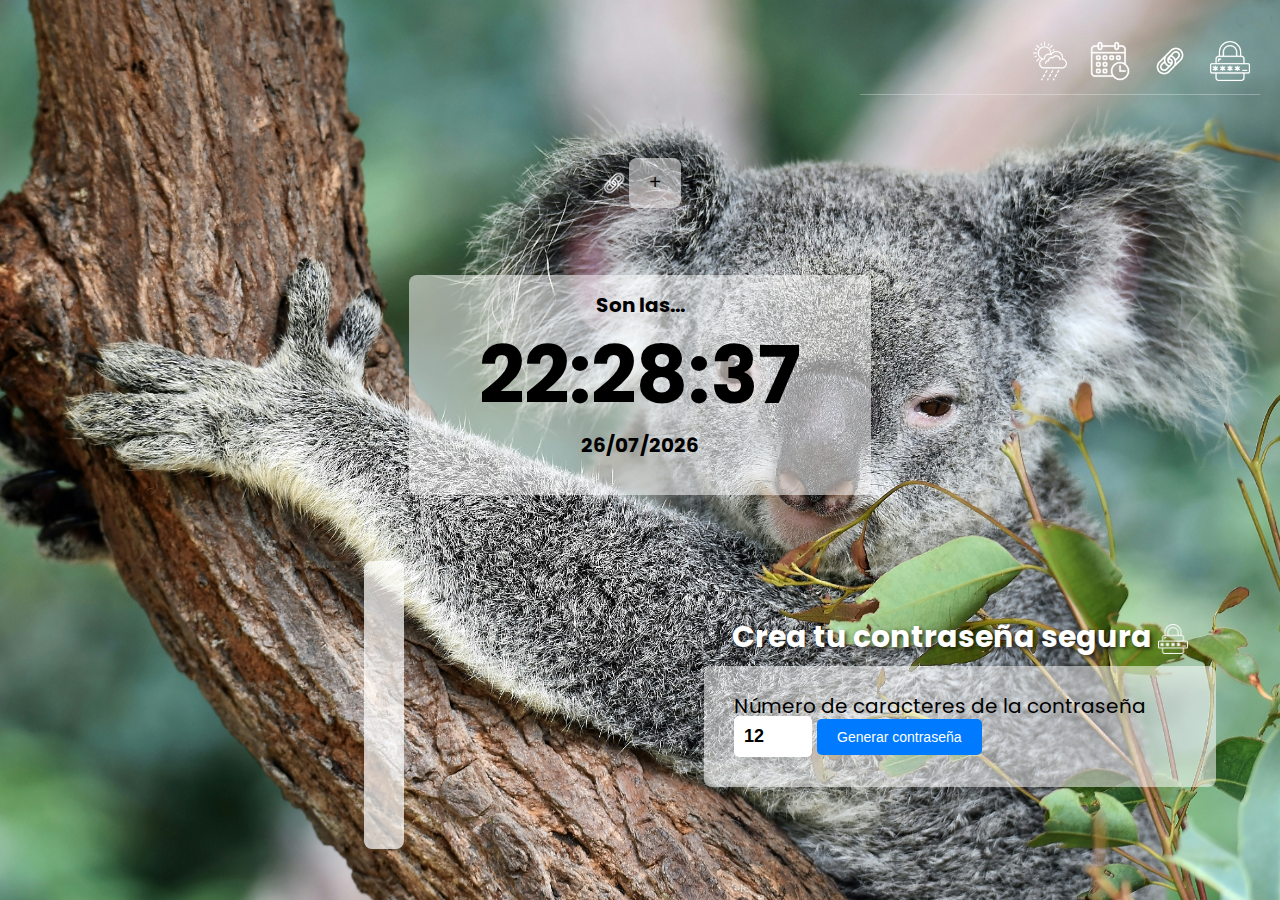
<file: index.html>
<!DOCTYPE html>
<html lang="es">

<head>
    <meta charset="UTF-8">
    <meta name="viewport" content="width=device-width, initial-scale=1.0">
    <title>Dashboard</title>
    <link rel="stylesheet" href="./styles/styles.css">
    <link rel="stylesheet" href="./home.css">
</head>

<body id="index">
    <header class="headerTop">
        <nav class="nav">
            <a id="meteorologia" href="./meteorología/meteorologia.html">
                <img src="./assets/icons/weather-forecast.png" alt="meteorologia" />
            </a>
            <a id="reloj" href="./reloj/reloj.html">
                <img src="./assets/icons/calendario.png" alt="" />
            </a>
            <a id="links" href="./links/links.html">
                <img src="./assets/icons/enlace.png" alt="" />
            </a>
            <a id="contraseñas" href="./contraseñas/contraseñas.html">
                <img src="./assets/icons/candado.png" alt="" />
            </a>
        </nav>
    </header>
    <main>
        <div class="column-divs">
            <section class="links-container"> <!--LINKS----------->
                <div class="title">
                    <span><img src="./assets/icons/enlace.png" id="cadena" alt="enlace"></span>
                </div>
                <button id="añadir-acceso-directo">+</button>
                <div id="listaEnlacesContainer" class="listaEnlacesContainer">
                    <ul></ul>
                </div>
                <div id="enlacesContainer" class="modal hidden">
                    <div class="modal-content">
                        <div class="enlaces">
                            <div id="nombreContenedor">
                                <input type="text" id="name" placeholder="Nombre de tu enlace" required>
                            </div>
                            <div id="urlContenedor">
                                <input type="text" id="url" placeholder="Pega aquí la URL" required>
                            </div>
                            <div id="btnContenedor">
                                <button id="add-link-btn">Añadir enlace</button>
                                <button id="close-modal">Cancelar</button>
                            </div>
                        </div>
                    </div>
                </div>
            </section>
            <section class="time-container"> <!--TIME----------->
                <div class="reloj">
                    <h1>Son las...</h1>
                    <div id="time"></div>
                    <div id="date"></div>
                </div>
            </section>
        </div>
        <div class="row-divs">
            <section class="weather-container"> <!--WEATHER----------->
                <div class="weather">
                    <div id="currentWeather" class="currentWeather"></div>
                    <ul id="forecastWeather" class="forecastWeather"></ul>
                </div>
            </section>
            <section class="password-container"> <!--PASSWORD----------->
                <div class="title">
                    <h2>Crea tu contraseña segura <span><img src="./assets/icons/candado.png" id="candado"
                                alt="candado"></span></h2>
                </div>
                <div class="passwordForm">
                    <div>
                        <label for="length">Número de caracteres de la contraseña</label>
                        <input type="number" id="length" name="length" min="12" max="50" value="12" />
                        <button id="pwdbtn">Generar contraseña</button>
                    </div>
                    <div class="passwordResult"></div>
                    <div>
                        <button id="copybtn" class="hidden">Copiar contraseña</button>
                        <button id="clearbtn" class="hidden">Borrar</button>
                    </div>
                    <div id="showPasswordContainer" class="hidden">
                        <input type="checkbox" id="showPassword" checked />
                        <label for="showPassword">Mostrar contraseña</label>
                    </div>
            </section>
        </div>
    </main>
    <script src="./imagenesRandom/imagenesrandom.js"></script>
    <script src="./home.js"></script>
    <script src="./links/javascript/links.js"></script>
    <script src="./reloj/javascript/reloj.js"></script>
    <script src="./contraseñas/javaScript/contraseñas.js"></script>
</body>

</html>
</file>
<file: styles/styles.css>
@import url('https://fonts.googleapis.com/css2?family=Poppins:ital,wght@0,100;0,200;0,300;0,400;0,500;0,600;0,700;0,800;0,900;1,100;1,200;1,300;1,400;1,500;1,600;1,700;1,800;1,900&display=swap');

html, body, div, span, applet, object, iframe,
h1, h2, h3, h4, h5, h6, p, blockquote, pre,
a, abbr, acronym, address, big, cite, code,
del, dfn, em, img, ins, kbd, q, s, samp,
small, strike, strong, sub, sup, tt, var,
b, u, i, center,
dl, dt, dd, ol, ul, li,
fieldset, form, label, legend,
table, caption, tbody, tfoot, thead, tr, th, td,
article, aside, canvas, details, embed, 
figure, figcaption, footer, header, hgroup, 
menu, nav, output, ruby, section, summary,
time, mark, audio, video {
	margin: 0;
	padding: 0;
	border: 0;
	font-size: 100%;
	font: inherit;
	vertical-align: baseline;
}
/* HTML5 display-role reset for older browsers */
article, aside, details, figcaption, figure, 
footer, header, hgroup, menu, nav, section {
	display: block;
}
body {
	line-height: 1;
}
ol, ul {
	list-style: none;
}
blockquote, q {
	quotes: none;
}
blockquote:before, blockquote:after,
q:before, q:after {
	content: '';
	content: none;
}
table {
	border-collapse: collapse;
	border-spacing: 0;
}


/*----------------------------------------------------------------------------------------*/

html, body {
    height: 100%;
    font-family: "Poppins", sans-serif;
    font-weight: 400;
    font-style: normal;
}

body {
    display: flex;
    flex-direction: column;
    justify-content: center;
    align-items: center;
    margin: 0;
    background-size: cover;
    background-position: center center;
    transition: background-image 2s ease;

}

header {
    width: 100%;
    display: flex;
    justify-content: space-between;
    padding: 20px;
    font-size: 20px;
    box-sizing: border-box;
}

/*iconos cabecera*/
.headerTop a img {
    width: 40px;
    filter: invert(1);
}

/*navegación*/
.nav a {
    text-decoration: none;
    margin: 10px;
}


/*GO HOME */
.home a { 
    display: flex;
    align-items: center;
    gap: 10px;
    text-decoration: none;
    color: white;
    text-shadow: 2px 2px 4px rgba(0, 0, 0, 0.7);
    font-weight: 700;
}


/*para la línea*/
.nav {
    display: flex;
    justify-content: flex-end;
    width: 400px;
    border-bottom: 1px solid rgba(255, 255, 255, 0.299);
}

/*botones*/
button{
    background-color: #007bff; 
    color: white;
    border: none; 
    border-radius: 5px; 
    padding: 10px 20px; 
    font-size: 14px; 
    cursor: pointer; 
    transition: background-color 0.3s;
}

button:hover {
    background-color: #0056b3; 
}
</file>
<file: home.css>
header {
    display: flex;
    justify-content: flex-end;
}

span img { /*iconos redireccionadores*/
    cursor: pointer;
    width: 40px;
    filter: invert(1);
    vertical-align: middle;
}

/*DIV COLUMN------------------------------------------------------------*/
.column-divs{
    display: flex;
    flex-direction: column;
    flex-wrap: wrap;
}
/*LINKS-----------------------------------------------------------------*/
.links-container{
    height: 15vh;
    width: 100vw;
    display: flex;
    align-items: center;
    justify-content: center;
}


#añadir-acceso-directo{ /*botón +*/
    display: flex;
    justify-content: center;
    align-items: center;
    height: 50px;
    color: black;
    border-radius: 8px;
    padding: 20px;
    font-size: 20px;
    background-color: rgba(255, 255, 255, 0.537);
}

#añadir-acceso-directo:hover{
    background-color: rgba(53, 50, 50, 0.612);
    color: white;
    border: 1px solid white;
}

ul{
    display:flex;
    flex-wrap: wrap;
}

.enlaces { /*div dentro del modal*/
    border: 1px solid black;
    color: black;
    border-radius: 8px;
    max-width: 900px;
    padding: 20px;
    font-size: 20px;
    background-color: rgba(255, 255, 255, 0.537);
}

.enlaces input[type="text"] {
    width: 100%;
    box-sizing: border-box; /* Asegura que el padding y border se incluyan en el width */
    padding: 10px; /* Añade padding para hacer los inputs más grandes */
    font-size: 16px; 
}

.enlaces div { /*incluye los dos inputs y los botones del modal*/
    margin: 10px;
}

#btnContenedor {
    display: flex;
    justify-content: center;
}


.modal {
    position: fixed;
    top: 0;
    left: 0;
    width: 100%;
    height: 100%;
    background-color: rgba(0, 0, 0, 0.5);
    display: flex;
    justify-content: center;
    align-items: center;
}

.modal-content {
    background-color: white;
    padding: 20px;
    border-radius: 10px;
    text-align: left;
    max-width: 500px;
    width: 80%;
}

.hidden {
    display: none;
}

.listaEnlacesContainer{
    display: flex;
    flex-wrap: wrap;
    overflow: auto;
    height: 100px;
    max-width: 80%;

}

.listaEnlacesContainer li {
    position: relative;
    display: flex;
    align-items: center;
    margin: 20px;
    justify-content: center;
    min-width: 45px;
    height: 45px;
    border-radius: 5px;
    background-color: #ffffff93;
    font-weight: 700;
}

.deletebtn{
    position: absolute;
    padding: 0px;
    margin:0px;
    width: 20px;
    height: 20px;
    top: -10px;
    right: -10px;
    color: black;
    font-weight: 700;
    border: none;
    border-radius: 50%;
    font-size: 12px;
    background-color: #ffffff93;
    display: none;
}

.enlace:hover .deletebtn{
    display: block;
}


.listaEnlacesContainer li a{
    text-decoration: none;
    color: black;
    display: block;
}

#btnContenedor{
    display: flex;
    justify-content: space-around;
}

#close-modal{
    padding:0;
    margin:0; 
    width: 100px;
}


.icon{
    width: 30px;
}

.enlace{
    padding: 6px;
    display: flex;
    flex-direction: column;
}

#add-link-btn:disabled {
    background-color: #d6d6d6; 
    color: #a0a0a0;
    cursor: not-allowed; 
  }

/*TIME-------------------------------------------------------------------*/
.time-container{
    height: 30vh;
    width: 100vw;
    display: flex;
    justify-content: center;
    align-items: center;
    flex-grow: 1;   
}


.reloj {
    cursor: pointer;
    color: black;
    /* text-shadow: 1px 1px 2px white, -1px -1px 2px white; */
    border-radius: 8px;
    max-width: 900px;
    padding: 20px 50px;
    font-size: 20px;
    background-color: rgba(255, 255, 255, 0.537);
    text-align: center;

}

h1{
    font-weight: 700;
}

.reloj div {
    margin: 20px;
}


#time{
    font-weight: 700;
    font-size: 80px;
}

#date{
    font-weight: 700;
}


/*DIV ROW----------------------------------------------------------------*/
.row-divs{
    display: flex;
    flex-wrap: wrap;
    justify-content: center;
    align-items: center;
}
/*WEATHER---------------------------------------------------------------*/
.weather-container{
    width: 50vw;
    height: 40vh;
    display:flex;
    justify-content: center;
    flex-wrap: wrap;
    align-items: center;
}

.weather{
    cursor: pointer;
    background-color: rgba(255, 255, 255, 0.715);
    border-radius: 8px;
    color: black;
    max-width: 80%;
    height: 80%;
    padding: 20px;
    box-sizing: border-box;
}


.mainInfo{
    display: flex;
    justify-content: space-between;
    align-items: center;
}

.iconandtemp{
    display: flex;
    align-items: center;
    justify-content: flex-end;

}

.weather-icon{
    width: 100px;
}
.celsius{
    font-size: 40px;
}
#celsius{
    width: 40px;
}

.currentWeather h2{
    font-weight: 700;
    font-size: 35px;
}

.currentWeather p{
    color: brown;
    font-weight: 700;
}
.currentWeather ul{
    display: flex;
    flex-direction: row;
    justify-content: flex-start;
    gap: 10px;
    margin-bottom: 20px;
}

.forecastWeather{
    flex-wrap:nowrap;
    max-width: 100%;
    height: 40%;
    display: flex;
    overflow: auto;
    gap: 20px;
    margin-bottom: 0px;
}

.forecast-grades{
    width: 40px;
    font-size: 13px;
}

.forecast-grades img{
    width: 100%;
}

.forecast-grades p{
    font-size: 13px;
}


/*PASSWORD GENERATOR-----------------------------------------------------*/
.password-container{
    width: 40vw;
    height: 41vh;
    display:flex;
    flex-direction: column;
    justify-content: center;
}

.passwordForm {
    color: black;
    border-radius: 8px;
    max-width: 900px;
    padding: 20px;
    font-size: 20px;
    background-color: rgba(255, 255, 255, 0.537);

}

.passwordForm div {
    margin: 10px;
    gap: 50px;
}

input[type="number"]{
    padding: 10px;
    border: none;
    border-radius: 5px;
    font-size: 18px;
    font-weight: 700;
}

/*"Crea tu contraseña segura <span>candadito</span>"*/
.title h2 {
    font-weight: 700;
    margin-bottom: 12px;
    font-size: 30px;
    text-align: center;
    color: white;
    text-shadow: 2px 2px 4px rgba(0, 0, 0, 0.7);
}

span img {
    width: 30px;
    filter: invert(1);

}


/*"Contraseña generada <span>********</span>"*/
.passwordResult{
    font-weight: 700;
}

.passwordResult span{
    color: green;
}

.hidden{
    display: none;
}

/*"Contraseña copiada correctamente"*/
#confirmationMessage {
    font-size: 15px;
    background-color: #d4edda; 
    color: #155724; 
    border: 1px solid #c3e6cb;
    border-radius: 4px;
    padding: 10px;
    margin-left: 10px;
    display: none;
}



/*Media queries*/
@media (max-width: 1200px) {
    .mainInfo{
            font-size: 10px;
            flex-direction: column;
    }
    
    .weather{
        margin: 0px 100px 0px 100px;
        max-width: 100%;
    }
        
    .weather-icon{
        width: 60px;
    }
    .celsius{
        font-size: 20px;
    }
    #celsius{
        width: 20px;
    }
    
    .currentWeather h2{
        font-weight: 700;
        font-size: 20px;
    }
    
    .currentWeather ul{
        font-size: 10px;
    }

    .row-divs{
        flex-direction: column;
        gap: 50px;
    }
        }
</file>
